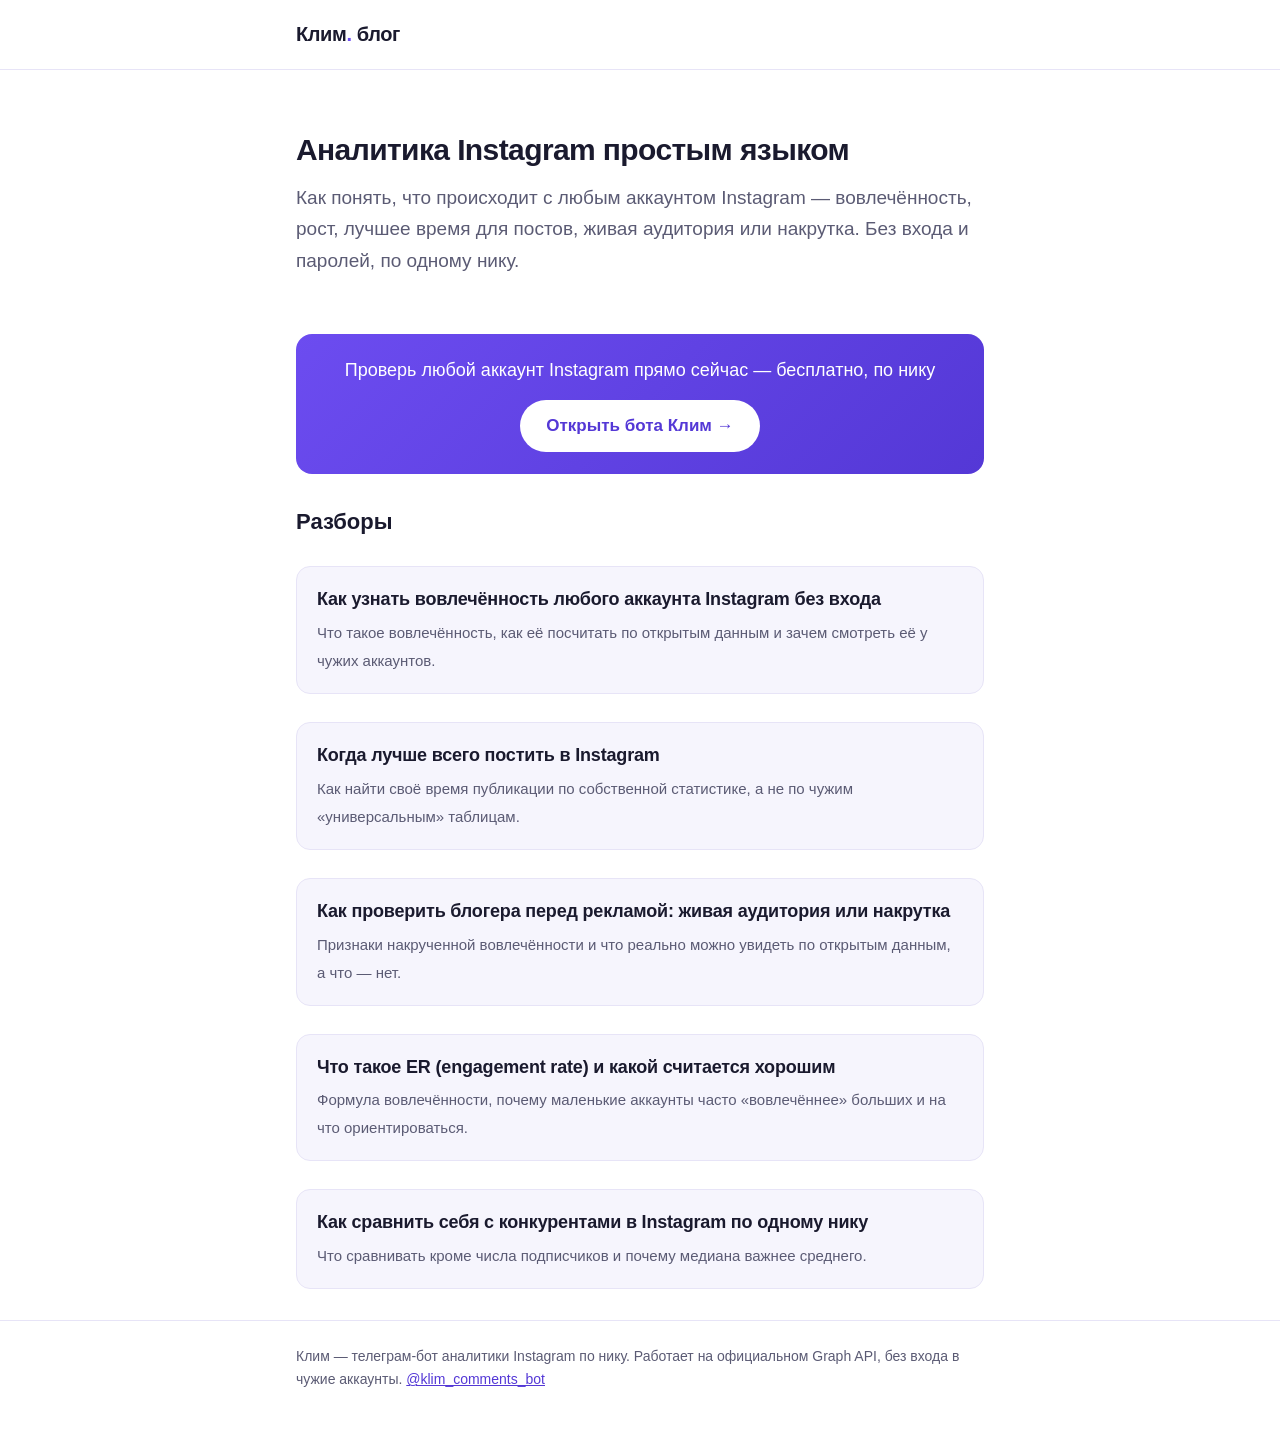
<file: index.html>
<!doctype html>
<html lang="ru">
<head>
<meta charset="utf-8">
<meta name="google-site-verification" content="wilSXm9yPcVP8KGEpbd1JSdvHyO0ZLK8NTWN1NtMPFk">
<meta name="yandex-verification" content="f19b61833bb41153" />
<meta name="google-site-verification" content="GRIn1duRf2GYcCyeWKIp5cm1tdCqFz3zPHnXnBNJcIE">
<meta name="viewport" content="width=device-width, initial-scale=1">
<title>Клим — блог про аналитику Instagram по нику</title>
<meta name="description" content="Как читать аналитику Instagram без входа: вовлечённость, лучшее время для постов, проверка блогеров на накрутку, ER и сравнение с конкурентами. Разборы простым языком.">
<link rel="canonical" href="https://klim.kvant1c.ru/">
<meta property="og:title" content="Клим — блог про аналитику Instagram">
<meta property="og:description" content="Разборы про вовлечённость, время постинга, накрутку и ER — простым языком. Проверить любой аккаунт можно бесплатно по нику.">
<meta property="og:type" content="website">
<meta property="og:url" content="https://klim.kvant1c.ru/">
<link rel="stylesheet" href="стиль.css">
</head>
<body>
<header class="шапка"><div class="обёртка"><a class="лого" href="./">Клим<span>.</span> блог</a></div></header>

<main class="обёртка">
  <section class="герой">
    <h1>Аналитика Instagram простым языком</h1>
    <p>Как понять, что происходит с любым аккаунтом Instagram — вовлечённость, рост, лучшее время для постов, живая аудитория или накрутка. Без входа и паролей, по одному нику.</p>
  </section>

  <div class="cta">
    <p>Проверь любой аккаунт Instagram прямо сейчас — бесплатно, по нику</p>
    <a class="кнопка" href="https://t.me/klim_comments_bot?start=blog">Открыть бота Клим →</a>
  </div>

  <h2>Разборы</h2>
  <ul class="статьи">
    <li><a href="vovlechennost-bez-vhoda.html">
      <b>Как узнать вовлечённость любого аккаунта Instagram без входа</b>
      <span>Что такое вовлечённость, как её посчитать по открытым данным и зачем смотреть её у чужих аккаунтов.</span></a></li>
    <li><a href="kogda-postit.html">
      <b>Когда лучше всего постить в Instagram</b>
      <span>Как найти своё время публикации по собственной статистике, а не по чужим «универсальным» таблицам.</span></a></li>
    <li><a href="proverit-blogera.html">
      <b>Как проверить блогера перед рекламой: живая аудитория или накрутка</b>
      <span>Признаки накрученной вовлечённости и что реально можно увидеть по открытым данным, а что — нет.</span></a></li>
    <li><a href="chto-takoe-er.html">
      <b>Что такое ER (engagement rate) и какой считается хорошим</b>
      <span>Формула вовлечённости, почему маленькие аккаунты часто «вовлечённее» больших и на что ориентироваться.</span></a></li>
    <li><a href="sravnit-konkurentov.html">
      <b>Как сравнить себя с конкурентами в Instagram по одному нику</b>
      <span>Что сравнивать кроме числа подписчиков и почему медиана важнее среднего.</span></a></li>
  </ul>
</main>

<footer class="подвал"><div class="обёртка">
  Клим — телеграм-бот аналитики Instagram по нику. Работает на официальном Graph API, без входа в чужие аккаунты.
  <a href="https://t.me/klim_comments_bot?start=blog">@klim_comments_bot</a>
</div></footer>
</body>
</html>
</file>
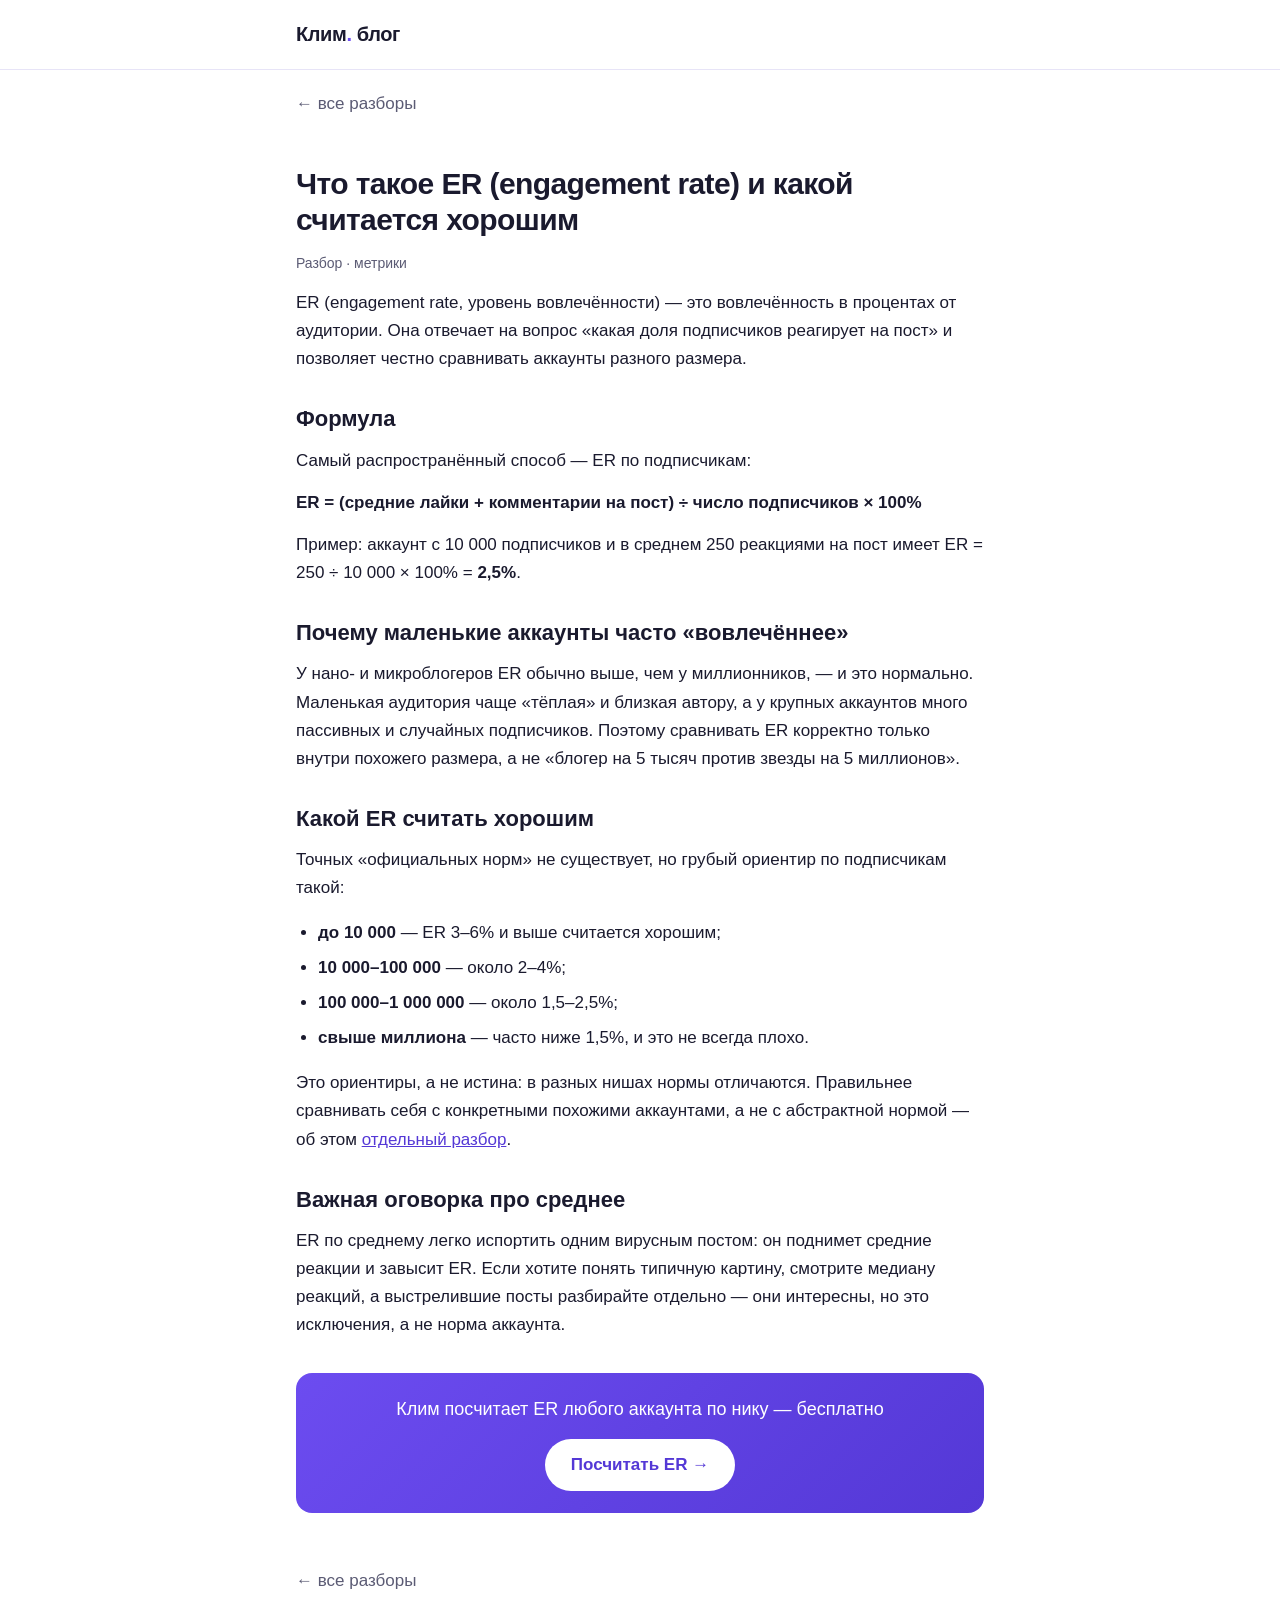
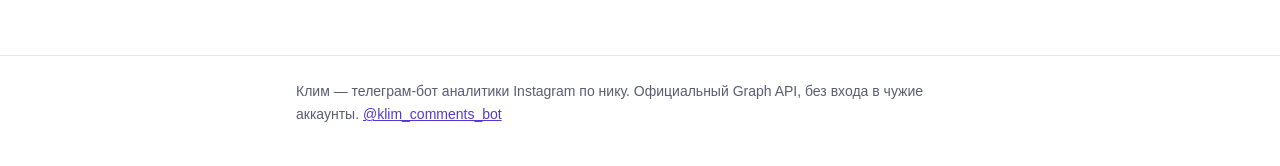
<file: chto-takoe-er.html>
<!doctype html>
<html lang="ru">
<head>
<meta charset="utf-8">
<meta name="google-site-verification" content="wilSXm9yPcVP8KGEpbd1JSdvHyO0ZLK8NTWN1NtMPFk">
<meta name="yandex-verification" content="f19b61833bb41153" />
<meta name="google-site-verification" content="GRIn1duRf2GYcCyeWKIp5cm1tdCqFz3zPHnXnBNJcIE">
<meta name="viewport" content="width=device-width, initial-scale=1">
<title>Что такое ER (engagement rate) в Instagram и какой считается хорошим</title>
<meta name="description" content="Что такое engagement rate (ER) в Instagram, как считается вовлечённость в процентах, почему маленькие аккаунты часто вовлечённее крупных и на какой ER ориентироваться.">
<link rel="canonical" href="https://klim.kvant1c.ru/chto-takoe-er.html">
<meta property="og:title" content="Что такое ER (engagement rate) и какой считается хорошим">
<meta property="og:description" content="Формула ER, почему маленькие аккаунты часто вовлечённее больших и на что ориентироваться.">
<meta property="og:type" content="article">
<meta property="og:url" content="https://klim.kvant1c.ru/chto-takoe-er.html">
<link rel="stylesheet" href="стиль.css">
</head>
<body>
<header class="шапка"><div class="обёртка"><a class="лого" href="./">Клим<span>.</span> блог</a></div></header>

<main class="обёртка">
<article>
<a class="назад" href="./">← все разборы</a>
<h1>Что такое ER (engagement rate) и какой считается хорошим</h1>
<p class="дата">Разбор · метрики</p>

<p>ER (engagement rate, уровень вовлечённости) — это вовлечённость в процентах от аудитории. Она отвечает на вопрос «какая доля подписчиков реагирует на пост» и позволяет честно сравнивать аккаунты разного размера.</p>

<h2>Формула</h2>
<p>Самый распространённый способ — ER по подписчикам:</p>
<p><b>ER = (средние лайки + комментарии на пост) ÷ число подписчиков × 100%</b></p>
<p>Пример: аккаунт с 10 000 подписчиков и в среднем 250 реакциями на пост имеет ER = 250 ÷ 10 000 × 100% = <b>2,5%</b>.</p>

<h2>Почему маленькие аккаунты часто «вовлечённее»</h2>
<p>У нано- и микроблогеров ER обычно выше, чем у миллионников, — и это нормально. Маленькая аудитория чаще «тёплая» и близкая автору, а у крупных аккаунтов много пассивных и случайных подписчиков. Поэтому сравнивать ER корректно только внутри похожего размера, а не «блогер на 5 тысяч против звезды на 5 миллионов».</p>

<h2>Какой ER считать хорошим</h2>
<p>Точных «официальных норм» не существует, но грубый ориентир по подписчикам такой:</p>
<ul>
  <li><b>до 10 000</b> — ER 3–6% и выше считается хорошим;</li>
  <li><b>10 000–100 000</b> — около 2–4%;</li>
  <li><b>100 000–1 000 000</b> — около 1,5–2,5%;</li>
  <li><b>свыше миллиона</b> — часто ниже 1,5%, и это не всегда плохо.</li>
</ul>
<p>Это ориентиры, а не истина: в разных нишах нормы отличаются. Правильнее сравнивать себя с конкретными похожими аккаунтами, а не с абстрактной нормой — об этом <a href="sravnit-konkurentov.html">отдельный разбор</a>.</p>

<h2>Важная оговорка про среднее</h2>
<p>ER по среднему легко испортить одним вирусным постом: он поднимет средние реакции и завысит ER. Если хотите понять типичную картину, смотрите медиану реакций, а выстрелившие посты разбирайте отдельно — они интересны, но это исключения, а не норма аккаунта.</p>

<div class="cta">
  <p>Клим посчитает ER любого аккаунта по нику — бесплатно</p>
  <a class="кнопка" href="https://t.me/klim_comments_bot?start=blog">Посчитать ER →</a>
</div>

<a class="назад" href="./">← все разборы</a>
</article>
</main>

<footer class="подвал"><div class="обёртка">
  Клим — телеграм-бот аналитики Instagram по нику. Официальный Graph API, без входа в чужие аккаунты.
  <a href="https://t.me/klim_comments_bot?start=blog">@klim_comments_bot</a>
</div></footer>
</body>
</html>
</file>
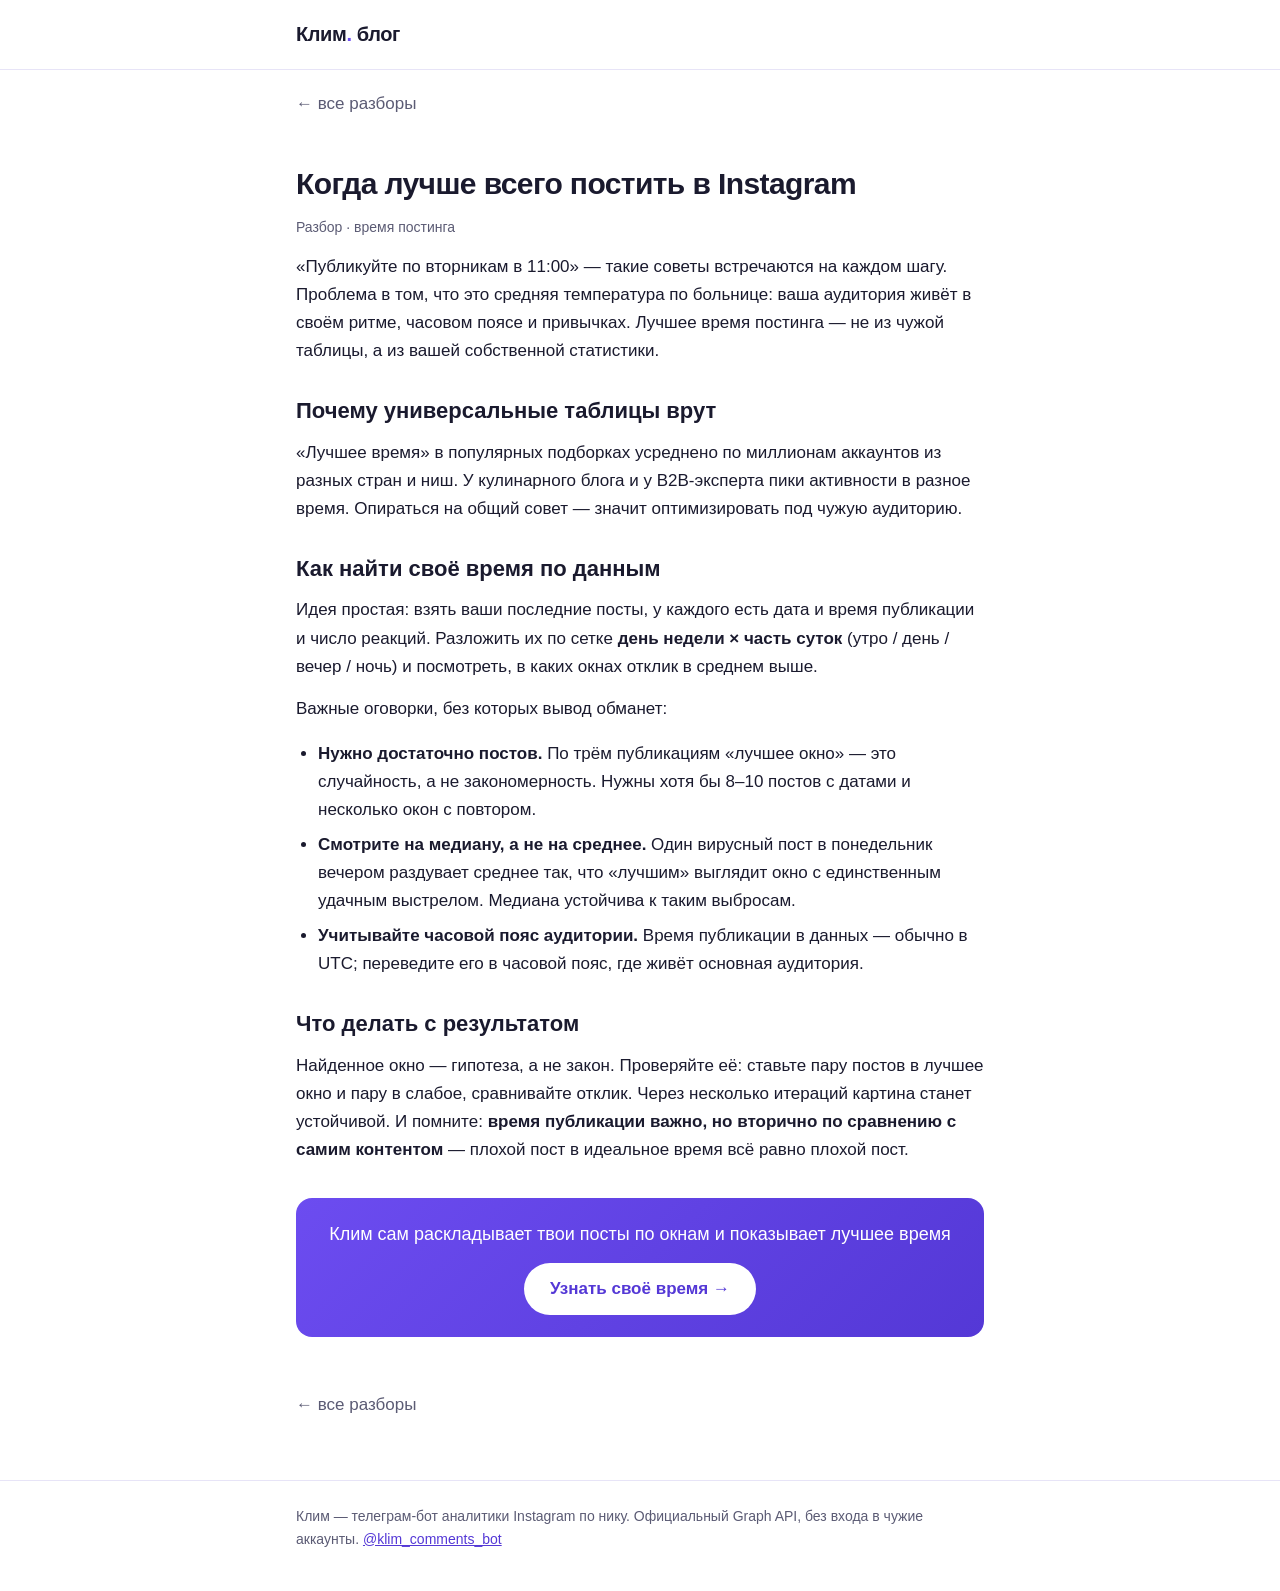
<file: kogda-postit.html>
<!doctype html>
<html lang="ru">
<head>
<meta charset="utf-8">
<meta name="google-site-verification" content="wilSXm9yPcVP8KGEpbd1JSdvHyO0ZLK8NTWN1NtMPFk">
<meta name="yandex-verification" content="f19b61833bb41153" />
<meta name="google-site-verification" content="GRIn1duRf2GYcCyeWKIp5cm1tdCqFz3zPHnXnBNJcIE">
<meta name="viewport" content="width=device-width, initial-scale=1">
<title>Когда лучше всего постить в Instagram: как найти своё время</title>
<meta name="description" content="Почему «универсальные» таблицы лучшего времени для постов не работают и как найти своё время публикации в Instagram по собственной статистике — по дню недели и части суток.">
<link rel="canonical" href="https://klim.kvant1c.ru/kogda-postit.html">
<meta property="og:title" content="Когда лучше всего постить в Instagram">
<meta property="og:description" content="Как найти своё время публикации по собственной статистике, а не по чужим универсальным таблицам.">
<meta property="og:type" content="article">
<meta property="og:url" content="https://klim.kvant1c.ru/kogda-postit.html">
<link rel="stylesheet" href="стиль.css">
</head>
<body>
<header class="шапка"><div class="обёртка"><a class="лого" href="./">Клим<span>.</span> блог</a></div></header>

<main class="обёртка">
<article>
<a class="назад" href="./">← все разборы</a>
<h1>Когда лучше всего постить в Instagram</h1>
<p class="дата">Разбор · время постинга</p>

<p>«Публикуйте по вторникам в 11:00» — такие советы встречаются на каждом шагу. Проблема в том, что это средняя температура по больнице: ваша аудитория живёт в своём ритме, часовом поясе и привычках. Лучшее время постинга — не из чужой таблицы, а из вашей собственной статистики.</p>

<h2>Почему универсальные таблицы врут</h2>
<p>«Лучшее время» в популярных подборках усреднено по миллионам аккаунтов из разных стран и ниш. У кулинарного блога и у B2B-эксперта пики активности в разное время. Опираться на общий совет — значит оптимизировать под чужую аудиторию.</p>

<h2>Как найти своё время по данным</h2>
<p>Идея простая: взять ваши последние посты, у каждого есть дата и время публикации и число реакций. Разложить их по сетке <b>день недели × часть суток</b> (утро / день / вечер / ночь) и посмотреть, в каких окнах отклик в среднем выше.</p>
<p>Важные оговорки, без которых вывод обманет:</p>
<ul>
  <li><b>Нужно достаточно постов.</b> По трём публикациям «лучшее окно» — это случайность, а не закономерность. Нужны хотя бы 8–10 постов с датами и несколько окон с повтором.</li>
  <li><b>Смотрите на медиану, а не на среднее.</b> Один вирусный пост в понедельник вечером раздувает среднее так, что «лучшим» выглядит окно с единственным удачным выстрелом. Медиана устойчива к таким выбросам.</li>
  <li><b>Учитывайте часовой пояс аудитории.</b> Время публикации в данных — обычно в UTC; переведите его в часовой пояс, где живёт основная аудитория.</li>
</ul>

<h2>Что делать с результатом</h2>
<p>Найденное окно — гипотеза, а не закон. Проверяйте её: ставьте пару постов в лучшее окно и пару в слабое, сравнивайте отклик. Через несколько итераций картина станет устойчивой. И помните: <b>время публикации важно, но вторично по сравнению с самим контентом</b> — плохой пост в идеальное время всё равно плохой пост.</p>

<div class="cta">
  <p>Клим сам раскладывает твои посты по окнам и показывает лучшее время</p>
  <a class="кнопка" href="https://t.me/klim_comments_bot?start=blog">Узнать своё время →</a>
</div>

<a class="назад" href="./">← все разборы</a>
</article>
</main>

<footer class="подвал"><div class="обёртка">
  Клим — телеграм-бот аналитики Instagram по нику. Официальный Graph API, без входа в чужие аккаунты.
  <a href="https://t.me/klim_comments_bot?start=blog">@klim_comments_bot</a>
</div></footer>
</body>
</html>
</file>
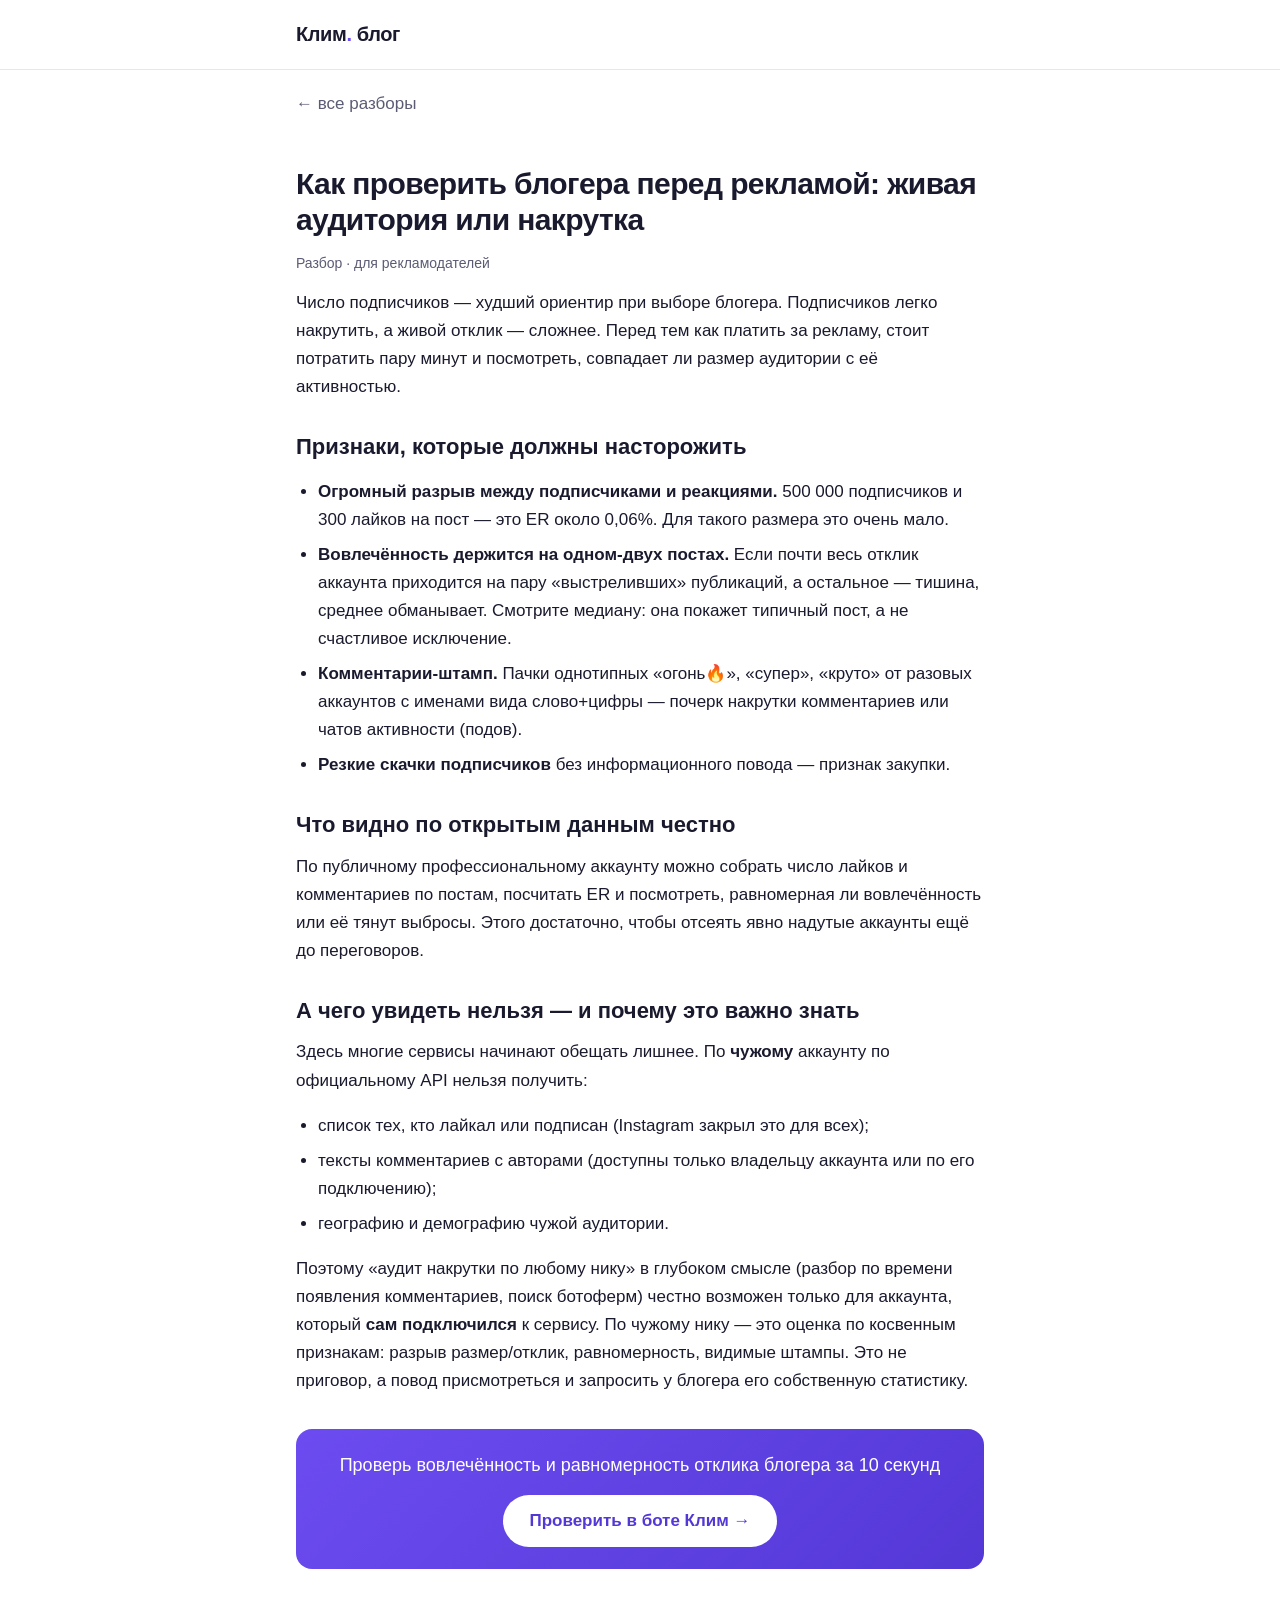
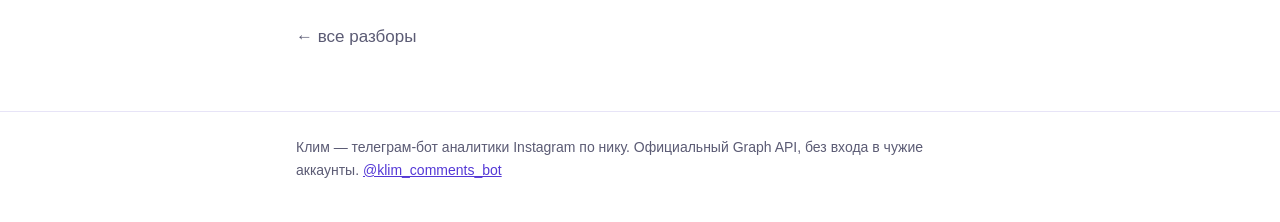
<file: proverit-blogera.html>
<!doctype html>
<html lang="ru">
<head>
<meta charset="utf-8">
<meta name="google-site-verification" content="wilSXm9yPcVP8KGEpbd1JSdvHyO0ZLK8NTWN1NtMPFk">
<meta name="yandex-verification" content="f19b61833bb41153" />
<meta name="google-site-verification" content="GRIn1duRf2GYcCyeWKIp5cm1tdCqFz3zPHnXnBNJcIE">
<meta name="viewport" content="width=device-width, initial-scale=1">
<title>Как проверить блогера перед рекламой: живая аудитория или накрутка</title>
<meta name="description" content="Признаки накрученной вовлечённости в Instagram, что реально видно по открытым данным при проверке блогера перед рекламой, а что — нельзя увидеть в принципе.">
<link rel="canonical" href="https://klim.kvant1c.ru/proverit-blogera.html">
<meta property="og:title" content="Как проверить блогера перед рекламой">
<meta property="og:description" content="Признаки накрутки и что честно видно по открытым данным, а что — нет.">
<meta property="og:type" content="article">
<meta property="og:url" content="https://klim.kvant1c.ru/proverit-blogera.html">
<link rel="stylesheet" href="стиль.css">
</head>
<body>
<header class="шапка"><div class="обёртка"><a class="лого" href="./">Клим<span>.</span> блог</a></div></header>

<main class="обёртка">
<article>
<a class="назад" href="./">← все разборы</a>
<h1>Как проверить блогера перед рекламой: живая аудитория или накрутка</h1>
<p class="дата">Разбор · для рекламодателей</p>

<p>Число подписчиков — худший ориентир при выборе блогера. Подписчиков легко накрутить, а живой отклик — сложнее. Перед тем как платить за рекламу, стоит потратить пару минут и посмотреть, совпадает ли размер аудитории с её активностью.</p>

<h2>Признаки, которые должны насторожить</h2>
<ul>
  <li><b>Огромный разрыв между подписчиками и реакциями.</b> 500 000 подписчиков и 300 лайков на пост — это ER около 0,06%. Для такого размера это очень мало.</li>
  <li><b>Вовлечённость держится на одном-двух постах.</b> Если почти весь отклик аккаунта приходится на пару «выстреливших» публикаций, а остальное — тишина, среднее обманывает. Смотрите медиану: она покажет типичный пост, а не счастливое исключение.</li>
  <li><b>Комментарии-штамп.</b> Пачки однотипных «огонь🔥», «супер», «круто» от разовых аккаунтов с именами вида слово+цифры — почерк накрутки комментариев или чатов активности (подов).</li>
  <li><b>Резкие скачки подписчиков</b> без информационного повода — признак закупки.</li>
</ul>

<h2>Что видно по открытым данным честно</h2>
<p>По публичному профессиональному аккаунту можно собрать число лайков и комментариев по постам, посчитать ER и посмотреть, равномерная ли вовлечённость или её тянут выбросы. Этого достаточно, чтобы отсеять явно надутые аккаунты ещё до переговоров.</p>

<h2>А чего увидеть нельзя — и почему это важно знать</h2>
<p>Здесь многие сервисы начинают обещать лишнее. По <b>чужому</b> аккаунту по официальному API нельзя получить:</p>
<ul>
  <li>список тех, кто лайкал или подписан (Instagram закрыл это для всех);</li>
  <li>тексты комментариев с авторами (доступны только владельцу аккаунта или по его подключению);</li>
  <li>географию и демографию чужой аудитории.</li>
</ul>
<p>Поэтому «аудит накрутки по любому нику» в глубоком смысле (разбор по времени появления комментариев, поиск ботоферм) честно возможен только для аккаунта, который <b>сам подключился</b> к сервису. По чужому нику — это оценка по косвенным признакам: разрыв размер/отклик, равномерность, видимые штампы. Это не приговор, а повод присмотреться и запросить у блогера его собственную статистику.</p>

<div class="cta">
  <p>Проверь вовлечённость и равномерность отклика блогера за 10 секунд</p>
  <a class="кнопка" href="https://t.me/klim_comments_bot?start=blog">Проверить в боте Клим →</a>
</div>

<a class="назад" href="./">← все разборы</a>
</article>
</main>

<footer class="подвал"><div class="обёртка">
  Клим — телеграм-бот аналитики Instagram по нику. Официальный Graph API, без входа в чужие аккаунты.
  <a href="https://t.me/klim_comments_bot?start=blog">@klim_comments_bot</a>
</div></footer>
</body>
</html>
</file>
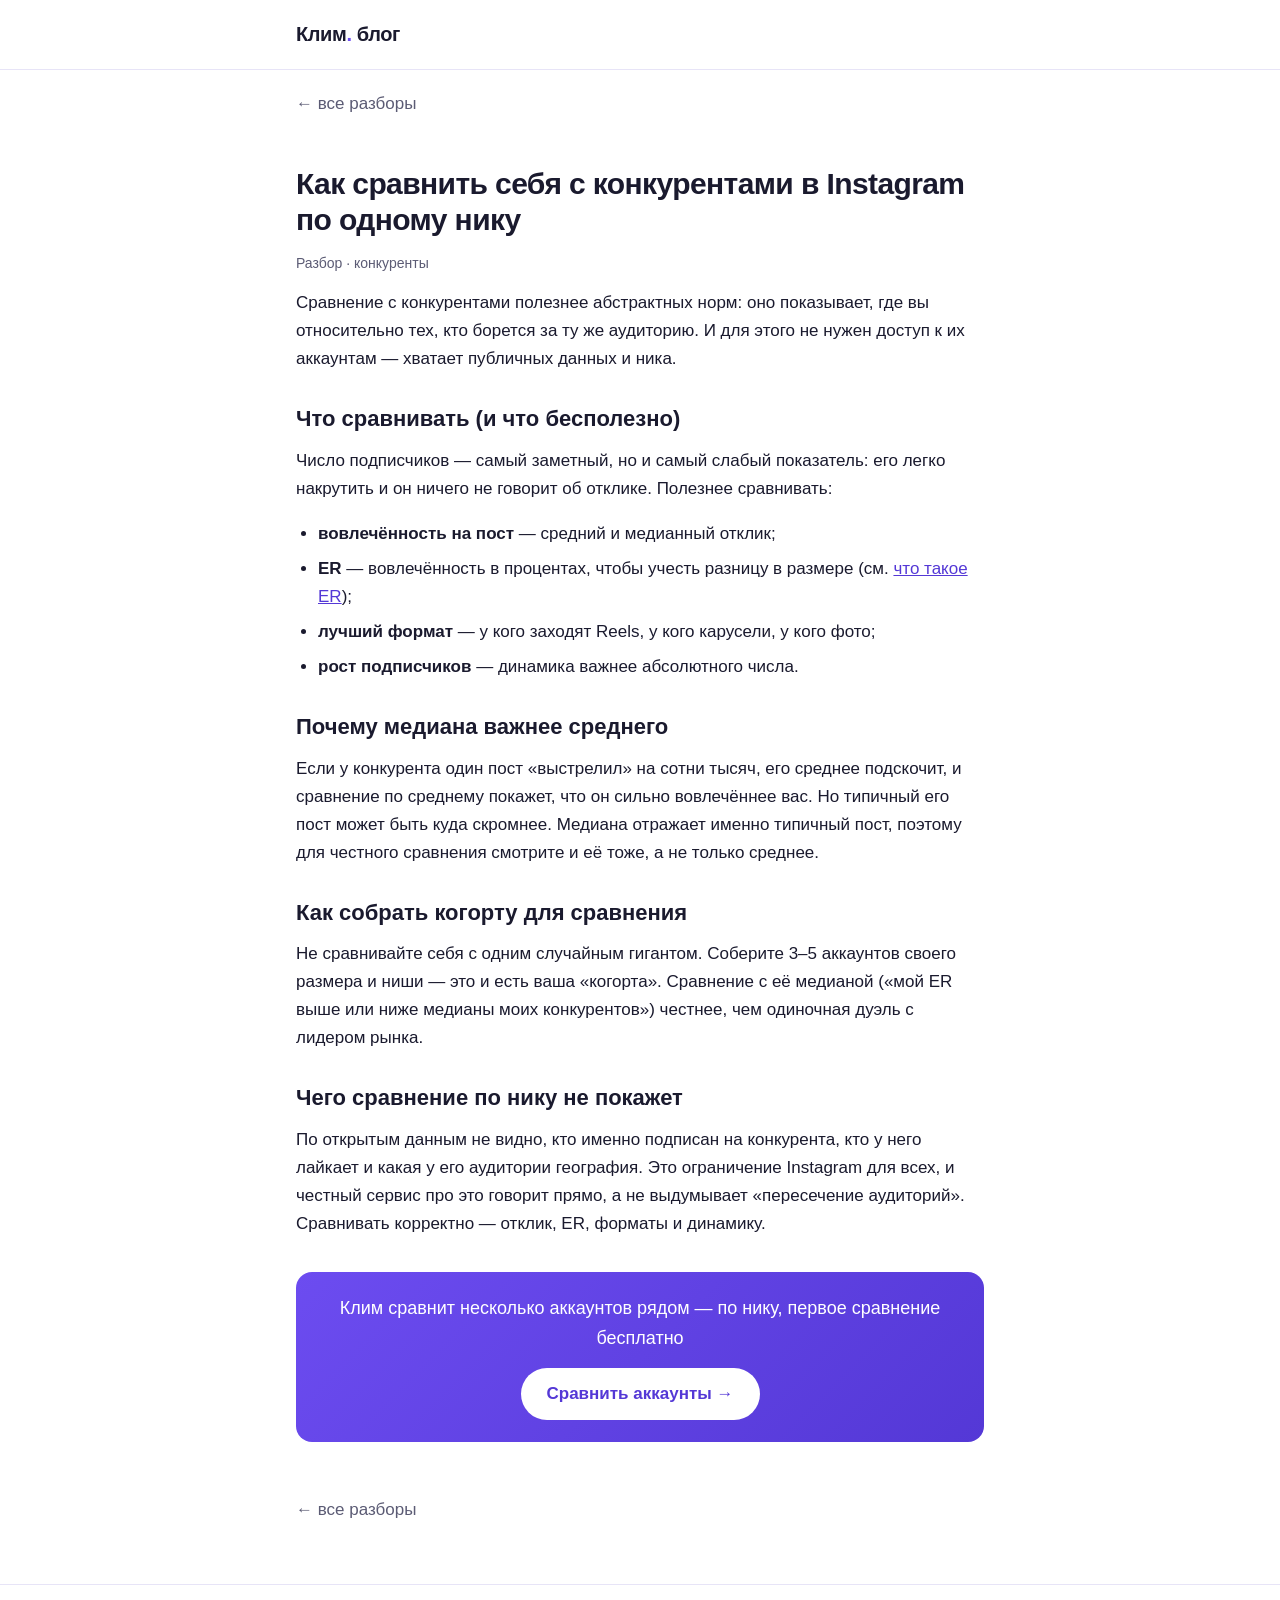
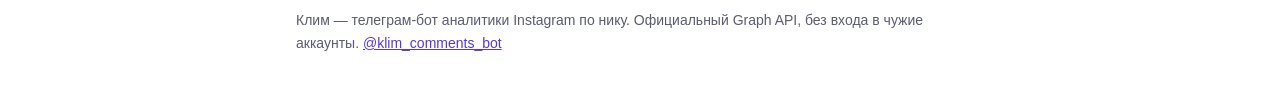
<file: sravnit-konkurentov.html>
<!doctype html>
<html lang="ru">
<head>
<meta charset="utf-8">
<meta name="google-site-verification" content="wilSXm9yPcVP8KGEpbd1JSdvHyO0ZLK8NTWN1NtMPFk">
<meta name="yandex-verification" content="f19b61833bb41153" />
<meta name="google-site-verification" content="GRIn1duRf2GYcCyeWKIp5cm1tdCqFz3zPHnXnBNJcIE">
<meta name="viewport" content="width=device-width, initial-scale=1">
<title>Как сравнить себя с конкурентами в Instagram по одному нику</title>
<meta name="description" content="Что сравнивать у конкурентов в Instagram кроме числа подписчиков: вовлечённость, ER, форматы и рост. Почему медиана важнее среднего и как сделать сравнение честным.">
<link rel="canonical" href="https://klim.kvant1c.ru/sravnit-konkurentov.html">
<meta property="og:title" content="Как сравнить себя с конкурентами в Instagram">
<meta property="og:description" content="Что сравнивать кроме подписчиков и почему медиана важнее среднего.">
<meta property="og:type" content="article">
<meta property="og:url" content="https://klim.kvant1c.ru/sravnit-konkurentov.html">
<link rel="stylesheet" href="стиль.css">
</head>
<body>
<header class="шапка"><div class="обёртка"><a class="лого" href="./">Клим<span>.</span> блог</a></div></header>

<main class="обёртка">
<article>
<a class="назад" href="./">← все разборы</a>
<h1>Как сравнить себя с конкурентами в Instagram по одному нику</h1>
<p class="дата">Разбор · конкуренты</p>

<p>Сравнение с конкурентами полезнее абстрактных норм: оно показывает, где вы относительно тех, кто борется за ту же аудиторию. И для этого не нужен доступ к их аккаунтам — хватает публичных данных и ника.</p>

<h2>Что сравнивать (и что бесполезно)</h2>
<p>Число подписчиков — самый заметный, но и самый слабый показатель: его легко накрутить и он ничего не говорит об отклике. Полезнее сравнивать:</p>
<ul>
  <li><b>вовлечённость на пост</b> — средний и медианный отклик;</li>
  <li><b>ER</b> — вовлечённость в процентах, чтобы учесть разницу в размере (см. <a href="chto-takoe-er.html">что такое ER</a>);</li>
  <li><b>лучший формат</b> — у кого заходят Reels, у кого карусели, у кого фото;</li>
  <li><b>рост подписчиков</b> — динамика важнее абсолютного числа.</li>
</ul>

<h2>Почему медиана важнее среднего</h2>
<p>Если у конкурента один пост «выстрелил» на сотни тысяч, его среднее подскочит, и сравнение по среднему покажет, что он сильно вовлечённее вас. Но типичный его пост может быть куда скромнее. Медиана отражает именно типичный пост, поэтому для честного сравнения смотрите и её тоже, а не только среднее.</p>

<h2>Как собрать когорту для сравнения</h2>
<p>Не сравнивайте себя с одним случайным гигантом. Соберите 3–5 аккаунтов своего размера и ниши — это и есть ваша «когорта». Сравнение с её медианой («мой ER выше или ниже медианы моих конкурентов») честнее, чем одиночная дуэль с лидером рынка.</p>

<h2>Чего сравнение по нику не покажет</h2>
<p>По открытым данным не видно, кто именно подписан на конкурента, кто у него лайкает и какая у его аудитории география. Это ограничение Instagram для всех, и честный сервис про это говорит прямо, а не выдумывает «пересечение аудиторий». Сравнивать корректно — отклик, ER, форматы и динамику.</p>

<div class="cta">
  <p>Клим сравнит несколько аккаунтов рядом — по нику, первое сравнение бесплатно</p>
  <a class="кнопка" href="https://t.me/klim_comments_bot?start=blog">Сравнить аккаунты →</a>
</div>

<a class="назад" href="./">← все разборы</a>
</article>
</main>

<footer class="подвал"><div class="обёртка">
  Клим — телеграм-бот аналитики Instagram по нику. Официальный Graph API, без входа в чужие аккаунты.
  <a href="https://t.me/klim_comments_bot?start=blog">@klim_comments_bot</a>
</div></footer>
</body>
</html>
</file>
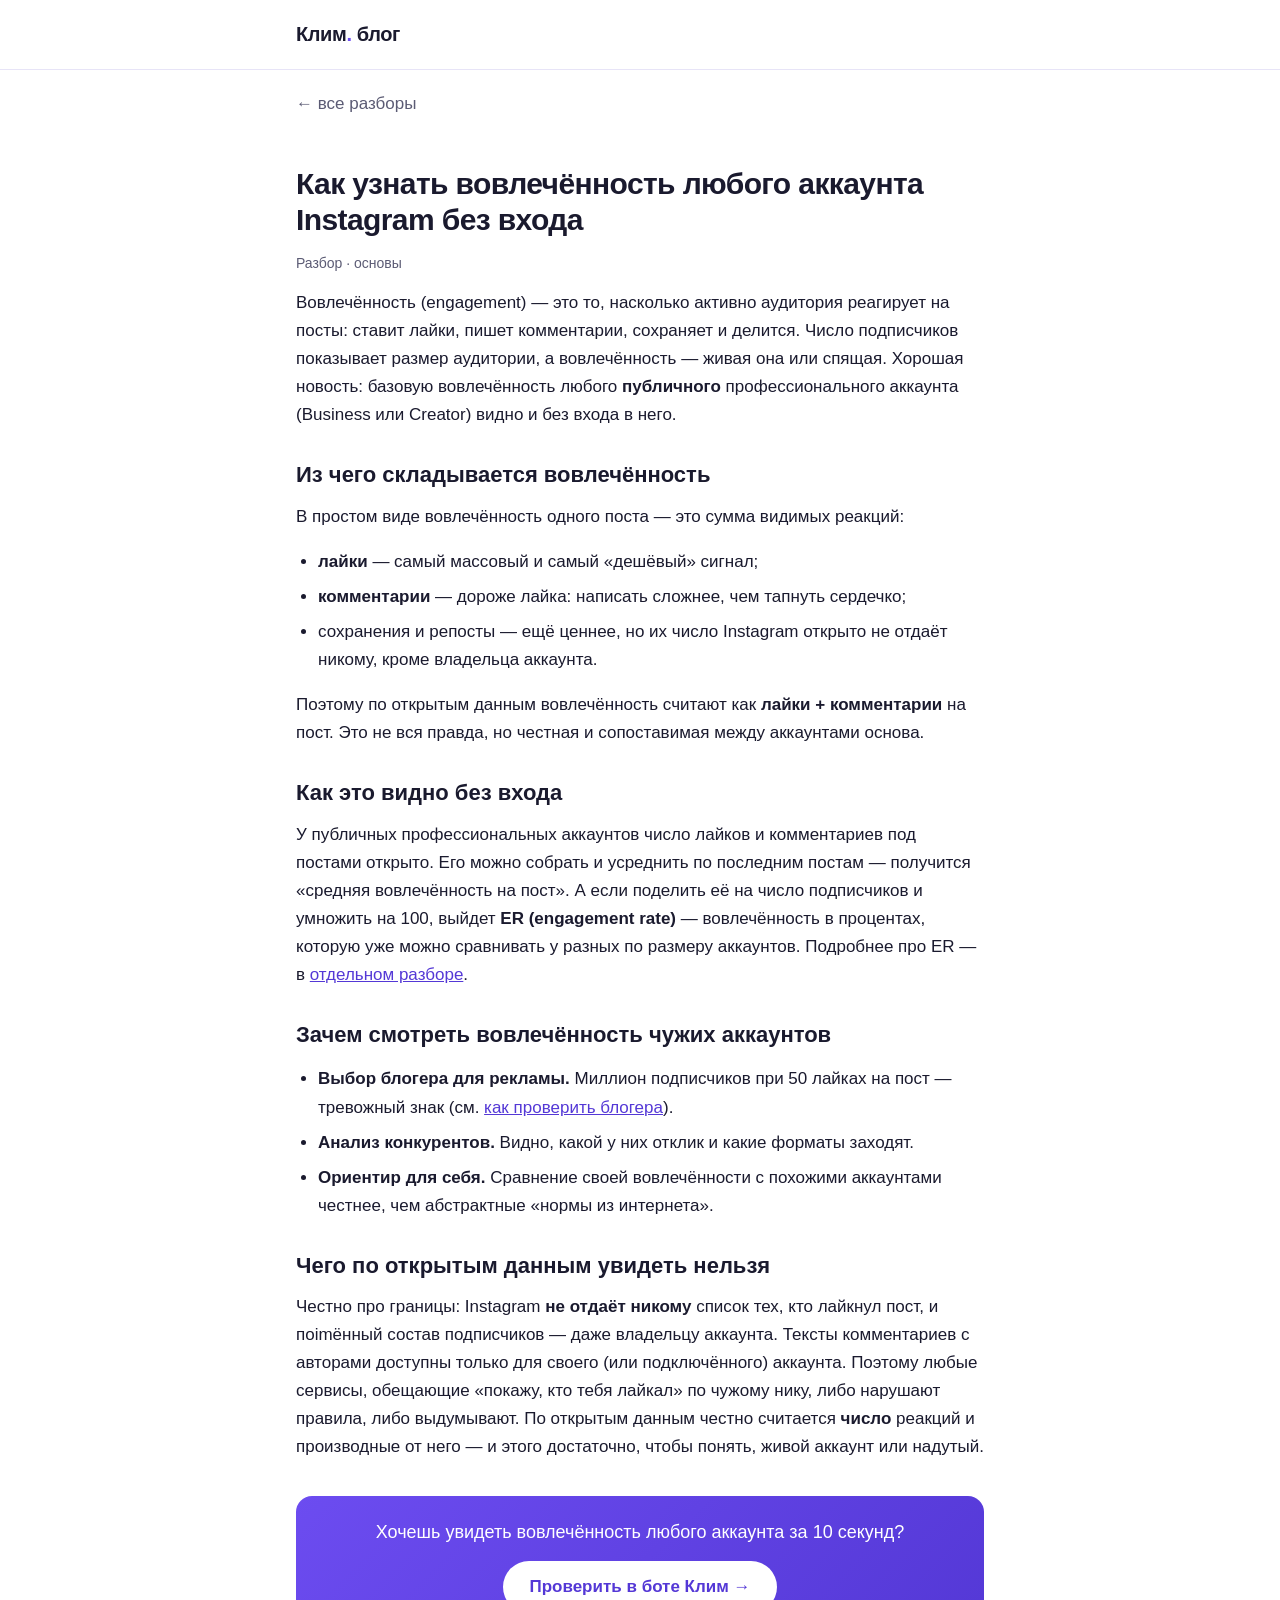
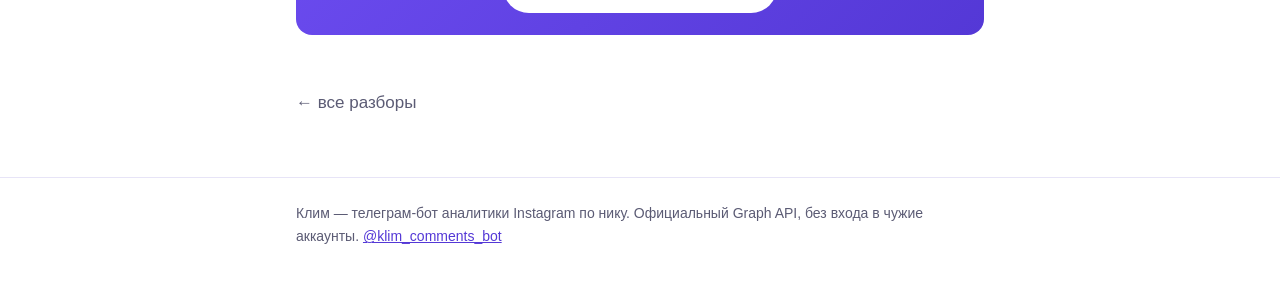
<file: vovlechennost-bez-vhoda.html>
<!doctype html>
<html lang="ru">
<head>
<meta charset="utf-8">
<meta name="google-site-verification" content="wilSXm9yPcVP8KGEpbd1JSdvHyO0ZLK8NTWN1NtMPFk">
<meta name="yandex-verification" content="f19b61833bb41153" />
<meta name="google-site-verification" content="GRIn1duRf2GYcCyeWKIp5cm1tdCqFz3zPHnXnBNJcIE">
<meta name="viewport" content="width=device-width, initial-scale=1">
<title>Как узнать вовлечённость любого аккаунта Instagram без входа</title>
<meta name="description" content="Что такое вовлечённость в Instagram, как посчитать её по открытым данным без входа в аккаунт и зачем смотреть вовлечённость чужих профилей. Простое объяснение с формулой.">
<link rel="canonical" href="https://klim.kvant1c.ru/vovlechennost-bez-vhoda.html">
<meta property="og:title" content="Как узнать вовлечённость любого аккаунта Instagram без входа">
<meta property="og:description" content="Формула вовлечённости и как посчитать её по открытым данным — без пароля и доступа к аккаунту.">
<meta property="og:type" content="article">
<meta property="og:url" content="https://klim.kvant1c.ru/vovlechennost-bez-vhoda.html">
<link rel="stylesheet" href="стиль.css">
</head>
<body>
<header class="шапка"><div class="обёртка"><a class="лого" href="./">Клим<span>.</span> блог</a></div></header>

<main class="обёртка">
<article>
<a class="назад" href="./">← все разборы</a>
<h1>Как узнать вовлечённость любого аккаунта Instagram без входа</h1>
<p class="дата">Разбор · основы</p>

<p>Вовлечённость (engagement) — это то, насколько активно аудитория реагирует на посты: ставит лайки, пишет комментарии, сохраняет и делится. Число подписчиков показывает размер аудитории, а вовлечённость — живая она или спящая. Хорошая новость: базовую вовлечённость любого <b>публичного</b> профессионального аккаунта (Business или Creator) видно и без входа в него.</p>

<h2>Из чего складывается вовлечённость</h2>
<p>В простом виде вовлечённость одного поста — это сумма видимых реакций:</p>
<ul>
  <li><b>лайки</b> — самый массовый и самый «дешёвый» сигнал;</li>
  <li><b>комментарии</b> — дороже лайка: написать сложнее, чем тапнуть сердечко;</li>
  <li>сохранения и репосты — ещё ценнее, но их число Instagram открыто не отдаёт никому, кроме владельца аккаунта.</li>
</ul>
<p>Поэтому по открытым данным вовлечённость считают как <b>лайки + комментарии</b> на пост. Это не вся правда, но честная и сопоставимая между аккаунтами основа.</p>

<h2>Как это видно без входа</h2>
<p>У публичных профессиональных аккаунтов число лайков и комментариев под постами открыто. Его можно собрать и усреднить по последним постам — получится «средняя вовлечённость на пост». А если поделить её на число подписчиков и умножить на 100, выйдет <b>ER (engagement rate)</b> — вовлечённость в процентах, которую уже можно сравнивать у разных по размеру аккаунтов. Подробнее про ER — в <a href="chto-takoe-er.html">отдельном разборе</a>.</p>

<h2>Зачем смотреть вовлечённость чужих аккаунтов</h2>
<ul>
  <li><b>Выбор блогера для рекламы.</b> Миллион подписчиков при 50 лайках на пост — тревожный знак (см. <a href="proverit-blogera.html">как проверить блогера</a>).</li>
  <li><b>Анализ конкурентов.</b> Видно, какой у них отклик и какие форматы заходят.</li>
  <li><b>Ориентир для себя.</b> Сравнение своей вовлечённости с похожими аккаунтами честнее, чем абстрактные «нормы из интернета».</li>
</ul>

<h2>Чего по открытым данным увидеть нельзя</h2>
<p>Честно про границы: Instagram <b>не отдаёт никому</b> список тех, кто лайкнул пост, и поimённый состав подписчиков — даже владельцу аккаунта. Тексты комментариев с авторами доступны только для своего (или подключённого) аккаунта. Поэтому любые сервисы, обещающие «покажу, кто тебя лайкал» по чужому нику, либо нарушают правила, либо выдумывают. По открытым данным честно считается <b>число</b> реакций и производные от него — и этого достаточно, чтобы понять, живой аккаунт или надутый.</p>

<div class="cta">
  <p>Хочешь увидеть вовлечённость любого аккаунта за 10 секунд?</p>
  <a class="кнопка" href="https://t.me/klim_comments_bot?start=blog">Проверить в боте Клим →</a>
</div>

<a class="назад" href="./">← все разборы</a>
</article>
</main>

<footer class="подвал"><div class="обёртка">
  Клим — телеграм-бот аналитики Instagram по нику. Официальный Graph API, без входа в чужие аккаунты.
  <a href="https://t.me/klim_comments_bot?start=blog">@klim_comments_bot</a>
</div></footer>
</body>
</html>
</file>
<file: стиль.css>
/* Клим — блог: лёгкая мобильная вёрстка, светлая/тёмная тема. Без фреймворков —
   SEO любит быстрые страницы. Цвета — токенами, чтобы тёмная тема была одной
   правкой, а не копией стилей. */
:root {
  --фон: #ffffff;
  --текст: #1a1a2e;
  --приглушённый: #5b5b74;
  --акцент: #6c4cf0;
  --акцент-тёмный: #5438d6;
  --карточка: #f6f5fd;
  --граница: #e7e4f7;
  --ширина: 720px;
}
@media (prefers-color-scheme: dark) {
  :root:not([data-theme="light"]) {
    --фон: #15141f;
    --текст: #ececf4;
    --приглушённый: #a6a4bd;
    --акцент: #9d86ff;
    --акцент-тёмный: #8a70ff;
    --карточка: #201e30;
    --граница: #322f47;
  }
}
:root[data-theme="dark"] {
  --фон: #15141f; --текст: #ececf4; --приглушённый: #a6a4bd;
  --акцент: #9d86ff; --акцент-тёмный: #8a70ff; --карточка: #201e30; --граница: #322f47;
}

* { box-sizing: border-box; }
html { -webkit-text-size-adjust: 100%; }
body {
  margin: 0;
  background: var(--фон);
  color: var(--текст);
  font: 17px/1.65 -apple-system, BlinkMacSystemFont, "Segoe UI", Roboto, Helvetica, Arial, sans-serif;
  -webkit-font-smoothing: antialiased;
}
.обёртка { max-width: var(--ширина); margin: 0 auto; padding: 0 16px; }

header.шапка {
  border-bottom: 1px solid var(--граница);
  padding: 18px 0;
}
header.шапка a.лого {
  font-weight: 800; font-size: 20px; color: var(--текст); text-decoration: none;
  letter-spacing: -0.02em;
}
header.шапка a.лого span { color: var(--акцент); }

h1 { font-size: 30px; line-height: 1.2; letter-spacing: -0.02em; margin: 28px 0 10px; }
h2 { font-size: 22px; line-height: 1.25; margin: 32px 0 10px; }
p { margin: 14px 0; }
a { color: var(--акцент-тёмный); }
@media (prefers-color-scheme: dark) { :root:not([data-theme="light"]) a { color: var(--акцент); } }
ul, ol { padding-left: 22px; }
li { margin: 7px 0; }
.приглушённо { color: var(--приглушённый); font-size: 15px; }

/* Главная: список статей карточками */
.герой { padding: 34px 0 10px; }
.герой p { font-size: 19px; color: var(--приглушённый); }
.статьи { list-style: none; padding: 0; margin: 24px 0; display: grid; gap: 14px; }
.статьи a {
  display: block; text-decoration: none; color: inherit;
  background: var(--карточка); border: 1px solid var(--граница);
  border-radius: 14px; padding: 18px 20px;
  transition: border-color .15s, transform .15s;
}
.статьи a:hover { border-color: var(--акцент); transform: translateY(-1px); }
.статьи b { display: block; font-size: 18px; margin-bottom: 4px; letter-spacing: -0.01em; }
.статьи span { color: var(--приглушённый); font-size: 15px; }

/* CTA к боту */
.cta {
  margin: 34px 0; padding: 22px; border-radius: 16px;
  background: linear-gradient(135deg, var(--акцент), var(--акцент-тёмный));
  color: #fff; text-align: center;
}
.cta p { margin: 0 0 14px; font-size: 18px; color: #fff; }
.cta a.кнопка {
  display: inline-block; background: #fff; color: var(--акцент-тёмный);
  font-weight: 700; text-decoration: none; padding: 12px 26px; border-radius: 999px;
}
.cta a.кнопка:hover { opacity: .92; }

article { padding-bottom: 20px; }
article .дата { color: var(--приглушённый); font-size: 14px; }
.назад { display: inline-block; margin: 20px 0; color: var(--приглушённый); text-decoration: none; }
.назад:hover { color: var(--акцент); }

footer.подвал {
  border-top: 1px solid var(--граница); margin-top: 20px; padding: 24px 0 40px;
  color: var(--приглушённый); font-size: 14px;
}
</file>
